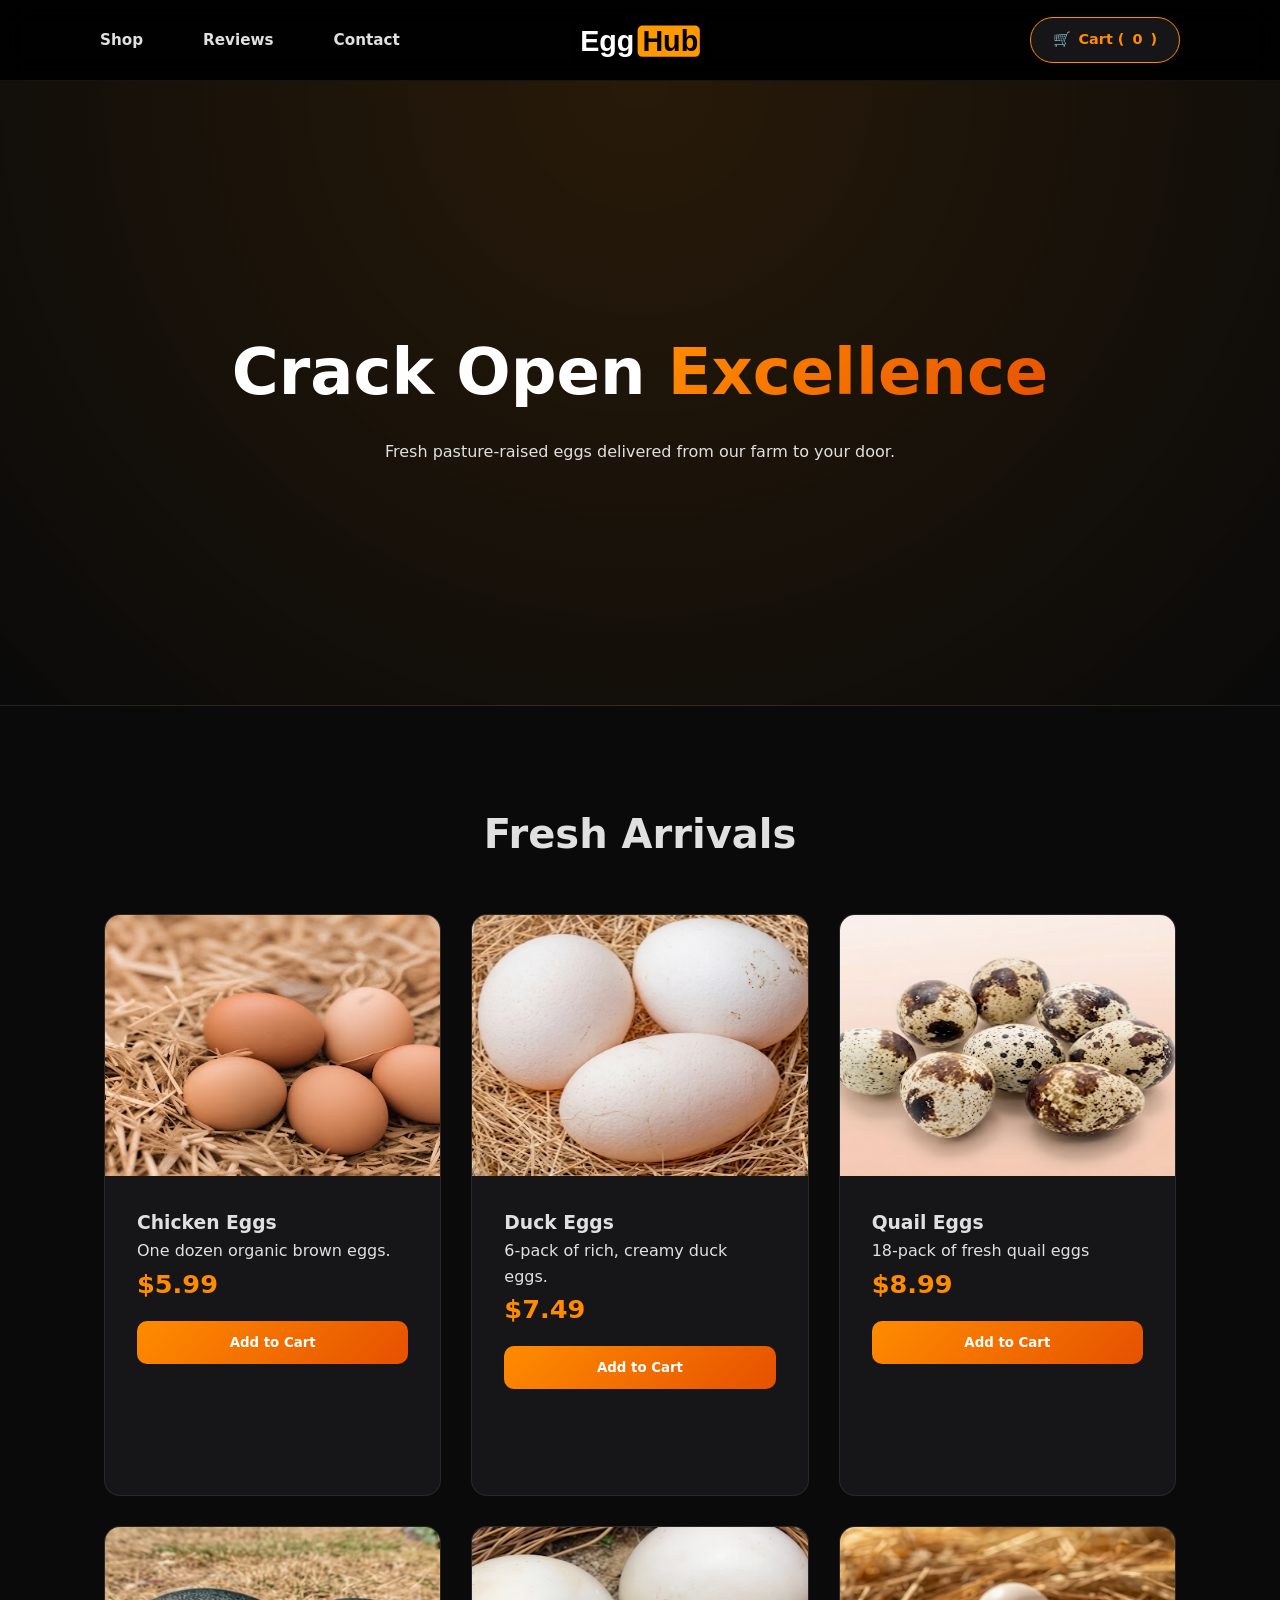
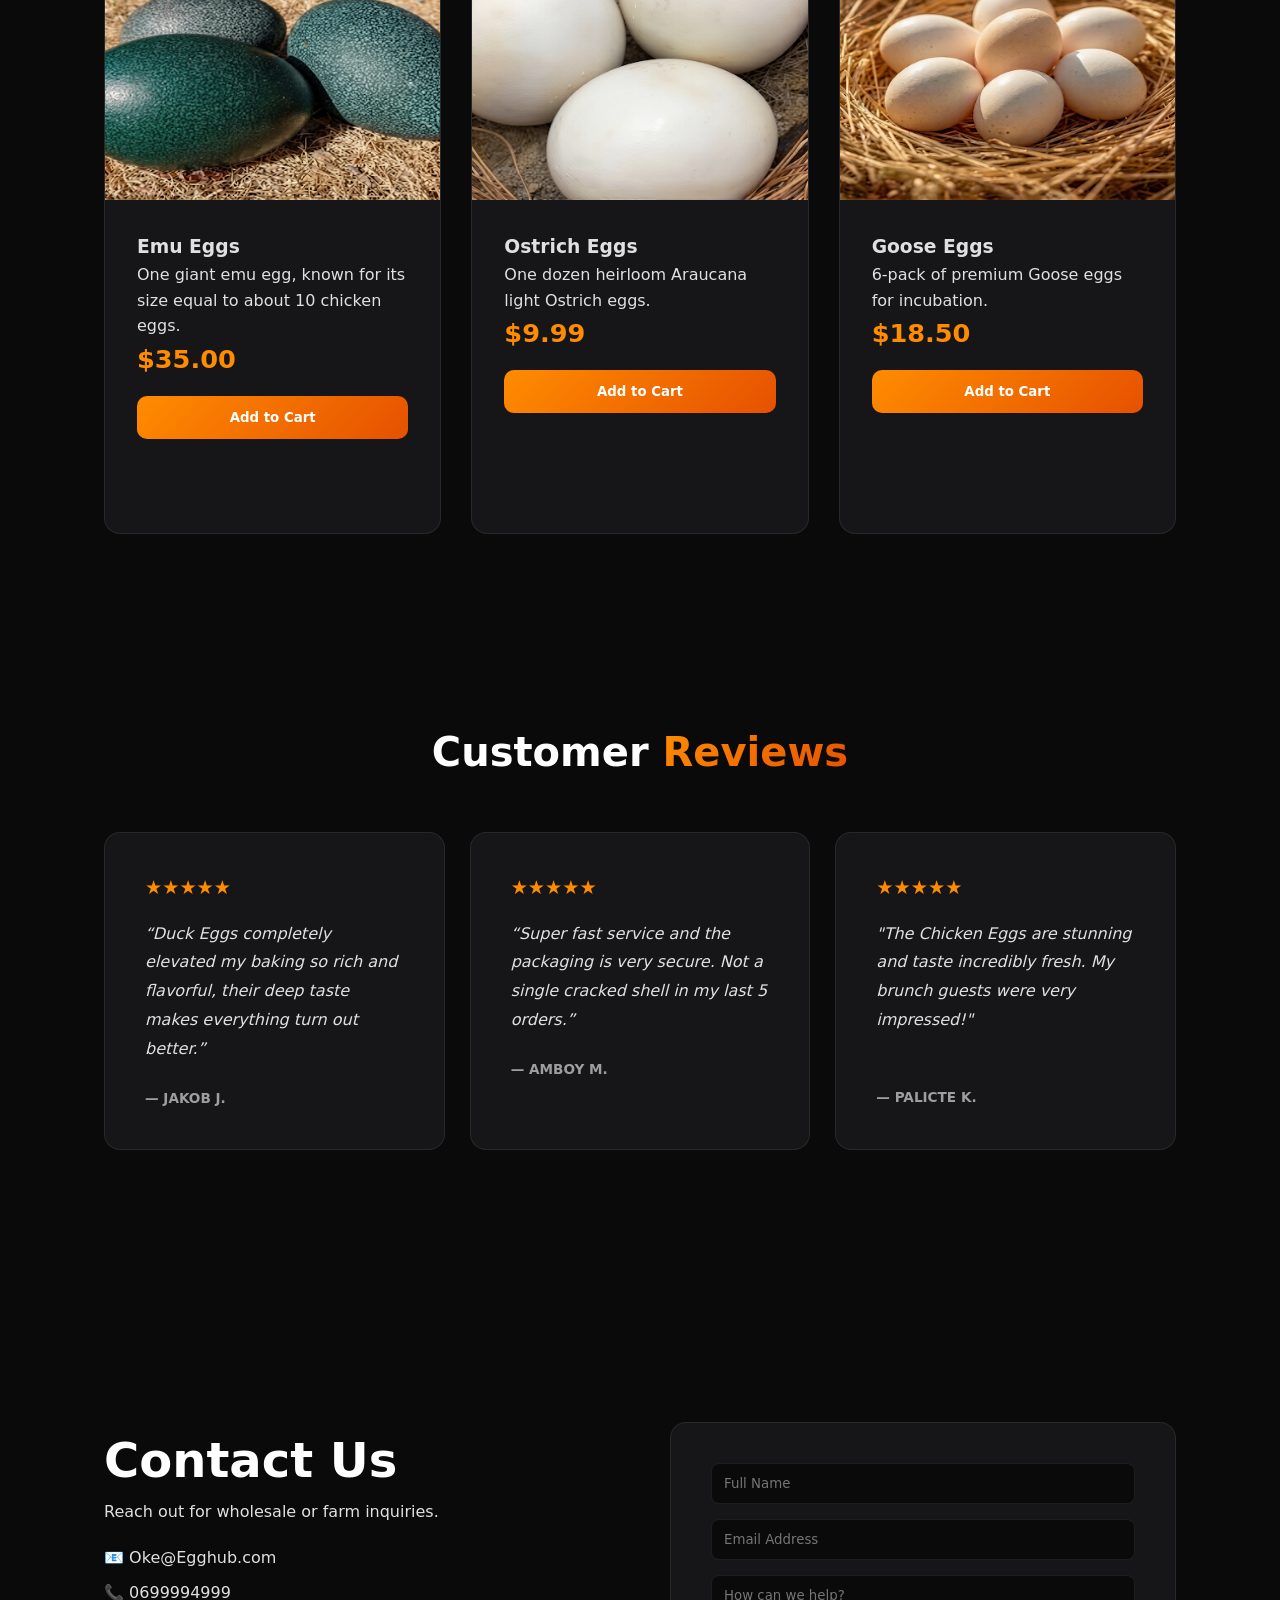
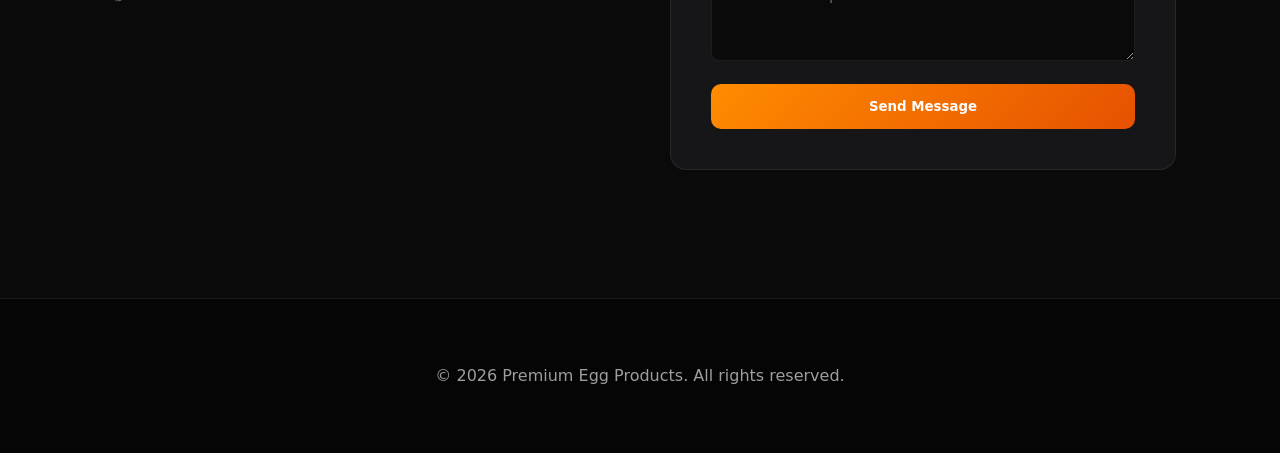
<file: index.html>
<!DOCTYPE html>
<html lang="en">
<head>
  <meta charset="UTF-8">
  <meta name="viewport" content="width=device-width, initial-scale=1.0">
  <title>Premium Egg Products | Black & Orange Excellence</title>
  <link rel="stylesheet" href="style.css">
</head>
<body id="top">

  <div class="cart-overlay" id="cartOverlay">
    <div class="cart-drawer">
      <div class="cart-header">
        <h2>Your Cart</h2>
        <button class="close-cart" onclick="toggleCart()">✕</button>
      </div>
      <div class="cart-items-list" id="cartItems">
        <p style="color: var(--text-muted); text-align: center; margin-top: 40px;">Your cart is empty.</p>
      </div>
      <div class="cart-footer">
        <div class="cart-total">
          <span>Total</span>
          <span id="cartTotal">$0.00</span>
        </div>
        <button class="checkout-btn" onclick="checkout()">Checkout Now</button>
      </div>
    </div>
  </div>

  <header>
    <nav class="navbar">
      <ul class="nav-links">
        <li><a href="#products">Shop</a></li>
        <li><a href="#reviews">Reviews</a></li>
        <li><a href="#contact">Contact</a></li>
      </ul>

      <a href="#top" class="logo-container">
        <img src="EGGHUB.svg" alt="Premium Eggs Logo">
      </a>
      
      <div class="cart-trigger" onclick="toggleCart()">
        <span>🛒</span> Cart (<span id="cart-count">0</span>)
      </div>
    </nav>
  </header>

  <section class="hero">
    <h1>Crack Open <span>Excellence</span></h1>
    <p>Fresh pasture-raised eggs delivered from our farm to your door.</p>
  </section>

  <section id="products" class="products-container">
    <h2 style="text-align:center; margin-bottom: 3rem; font-size: 2.5rem;">Fresh Arrivals</h2>
    <div class="product-grid">
      <div class="product-card">
        <img src="ChickenEgg.jpg" class="product-image">
        <div class="product-info">
          <h3>Chicken Eggs</h3>
          <p class="product-desc">One dozen organic brown eggs.</p>
          <div class="product-price">$5.99</div>
          <button class="add-to-cart-btn" onclick="addItem('Chicken Eggs', 5.99)">Add to Cart</button>
        </div>
      </div>

      <div class="product-card">
        <img src="DuckEgg.jpg" class="product-image">
        <div class="product-info">
          <h3>Duck Eggs</h3>
          <p class="product-desc">6-pack of rich, creamy duck eggs.</p>
          <div class="product-price">$7.49</div>
          <button class="add-to-cart-btn" onclick="addItem('Duck Eggs', 7.49)">Add to Cart</button>
        </div>
      </div>

      <div class="product-card">
        <img src="QuailEgg.jpg" class="product-image">
        <div class="product-info">
          <h3>Quail Eggs</h3>
          <p class="product-desc">18-pack of fresh quail eggs</p>
          <div class="product-price">$8.99</div>
          <button class="add-to-cart-btn" onclick="addItem('Quail Eggs', 8.99)">Add to Cart</button>
        </div>
      </div>

      <div class="product-card">
        <img src="EmuEgg.jpg" class="product-image">
        <div class="product-info">
          <h3>Emu Eggs</h3>
          <p class="product-desc">One giant emu egg, known for its size equal to about 10 chicken eggs.</p>
          <div class="product-price">$35.00</div>
          <button class="add-to-cart-btn" onclick="addItem('Emu Egg', 35.00)">Add to Cart</button>
        </div>
      </div>

      <div class="product-card">
        <img src="OstrichEgg.jpg" class="product-image">
        <div class="product-info">
          <h3>Ostrich Eggs</h3>
          <p class="product-desc">One dozen heirloom Araucana light Ostrich eggs.</p>
          <div class="product-price">$9.99</div>
          <button class="add-to-cart-btn" onclick="addItem('Ostrich Eggs', 9.99)">Add to Cart</button>
        </div>
      </div>

      <div class="product-card">
        <img src="GooseEgg.jpg" class="product-image">
        <div class="product-info">
          <h3>Goose Eggs</h3>
          <p class="product-desc">6-pack of premium Goose eggs for incubation.</p>
          <div class="product-price">$18.50</div>
          <button class="add-to-cart-btn" onclick="addItem('Goose Eggs', 18.50)">Add to Cart</button>
        </div>
      </div>
    </div>
  </section>

  <section id="reviews" class="reviews-section">
    <h2 style="text-align:center; margin-bottom: 3rem; font-size: 2.5rem; color: white;">Customer <span>Reviews</span></h2>
    <div class="review-grid">
      <div class="review-card">
        <div class="review-rating">★★★★★</div>
        <p class="review-text">“Duck Eggs completely elevated my baking so rich and flavorful, their deep taste makes everything turn out better.”</p>
        <div class="review-author">— Jakob J.</div>
      </div>
      <div class="review-card">
        <div class="review-rating">★★★★★</div>
        <p class="review-text">“Super fast service and the packaging is very secure. Not a single cracked shell in my last 5 orders.”</p>
        <div class="review-author">— Amboy M.</div>
      </div>
      <div class="review-card">
        <div class="review-rating">★★★★★</div>
        <p class="review-text">"The Chicken Eggs are stunning and taste incredibly fresh. My brunch guests were very impressed!"</p>
        <div class="review-author1">— Palicte K.</div>
      </div>
    </div>
  </section>

  <section id="contact" class="contact-section">
    <div class="contact-info">
      <h2 style="font-size: 3rem; color: white;">Contact <span>Us</span></h2>
      <p>Reach out for wholesale or farm inquiries.</p>
      <div style="margin-top: 20px;">📧 Oke@Egghub.com</div>
      <div style="margin-top: 10px;">📞 0699994999</div>
    </div>
    <div class="contact-form-container">
      <form onsubmit="event.preventDefault(); alert('Message Sent!');">
        <div class="form-group"><input type="text" placeholder="Full Name" required></div>
        <div class="form-group"><input type="email" placeholder="Email Address" required></div>
        <div class="form-group"><textarea rows="4" placeholder="How can we help?"></textarea></div>
        <button type="submit" class="submit-btn">Send Message</button>
      </form>
    </div>
  </section>

  <footer>
    <p>&copy; 2026 Premium Egg Products. All rights reserved.</p>
  </footer>

  <script src="script.js"></script>
</body>
</html>
</file>
<file: style.css>
* {
  margin: 0;
  padding: 0;
  box-sizing: border-box;
  font-family: 'Inter', system-ui, sans-serif;
}

html {
  scroll-behavior: smooth;
}

body {
  background-color: #0a0a0a;
  color: #e0e0e0;
  line-height: 1.6;
  overflow-x: hidden;
}

header {
  background-color: rgba(0, 0, 0, 0.9);
  backdrop-filter: blur(12px);
  -webkit-backdrop-filter: blur(12px);
  border-bottom: 1px solid rgba(255, 255, 255, 0.08);
  position: sticky;
  top: 0;
  z-index: 100;
}

.navbar {
  display: flex;
  justify-content: center;
  align-items: center;
  padding: 3px;
  max-width: 1200px;
  margin: auto;
  position: relative;
  min-height: 80px;
}

.nav-links {
  list-style: none;
  display: flex;
  gap: 60px;
  position: absolute;
  left: 5%;
}

.nav-links li a {
  text-decoration: none;
  color: #e0e0e0;
  font-weight: 600;
  font-size: 0.95rem;
  transition: 0.2s;
}

.nav-links li a:hover {
  color: #FF8C00;
}

.logo-container {
  margin: 0 auto;
  z-index: 2;
}

.logo-container img {
  height: 48px;
  transition: 0.3s;
  display: block;
}

.logo-container img:hover {
  transform: scale(1.1);
}

.cart-trigger {
  display: flex;
  align-items: center;
  gap: 8px;
  background: #161618;
  color: #FF8C00;
  border: 1px solid #FF8C00;
  padding: 10px 22px;
  border-radius: 30px;
  cursor: pointer;
  font-weight: 600;
  font-size: 0.9rem;
  position: absolute;
  right: 5%;
  transition: 0.3s ease;
}

.cart-trigger:hover {
  background: linear-gradient(135deg, #FF8C00 0%, #E65100 100%);
  color: #fff;
  transform: translateY(-2px);
}

.cart-overlay {
  position: fixed;
  top: 0;
  right: -100%;
  width: 100%;
  height: 100%;
  background: rgba(0,0,0,0.7);
  backdrop-filter: blur(4px);
  z-index: 1000;
  transition: right 0.4s cubic-bezier(0.16, 1, 0.3, 1);
}

.cart-drawer {
  position: absolute;
  right: 0;
  top: 0;
  width: 400px;
  max-width: 90%;
  height: 100%;
  background: #161618;
  border-left: 1px solid rgba(255, 255, 255, 0.08);
  padding: 30px;
  display: flex;
  flex-direction: column;
  box-shadow: -10px 0 30px rgba(0,0,0,0.5);
}

.cart-overlay.active {
  right: 0;
}

.cart-header {
  display: flex;
  justify-content: space-between;
  align-items: center;
  margin-bottom: 30px;
  border-bottom: 1px solid rgba(255, 255, 255, 0.08);
  padding-bottom: 15px;
}

.close-cart {
  background: none;
  border: none;
  color: #e0e0e0;
  font-size: 1.5rem;
  cursor: pointer;
}

.cart-items-list {
  flex-grow: 1;
  overflow-y: auto;
  margin-bottom: 20px;
}

.cart-total {
  display: flex;
  justify-content: space-between;
  font-size: 1.2rem;
  font-weight: 800;
  margin-bottom: 20px;
  border-top: 1px solid rgba(255, 255, 255, 0.08);
  padding-top: 20px;
}

.checkout-btn {
  width: 100%;
  background: linear-gradient(135deg, #FF8C00 0%, #E65100 100%);
  color: white;
  border: none;
  padding: 18px;
  border-radius: 12px;
  font-weight: 800;
  cursor: pointer;
  transition: 0.3s;
}

.hero {
  background: radial-gradient(circle at top center, rgba(255, 140, 0, 0.12) 0%, #0a0a0a 100%);
  text-align: center;
  padding: 15rem 1rem;
  border-bottom: 1px solid rgba(255, 255, 255, 0.08);
}

.hero h1 {
  font-size: 4rem;
  font-weight: 800;
  color: white;
  margin-bottom: 1rem;
}

.hero h1 span {
  background: linear-gradient(135deg, #FF8C00 0%, #E65100 100%);
  -webkit-background-clip: text;
  -webkit-text-fill-color: transparent;
}

.products-container {
  max-width: 1200px;
  margin: 6rem auto;
  padding: 0 5%;
}

.product-grid {
  display: grid;
  grid-template-columns: repeat(auto-fit, minmax(280px, 1fr));
  gap: 30px;
}

.product-card {
  background-color: #161618;
  border-radius: 16px;
  border: 1px solid rgba(255, 255, 255, 0.08);
  overflow: hidden;
  transition: 0.3s;
  display: flex;
  flex-direction: column;
}

.product-card:hover {
  transform: translateY(-10px);
  border-color: #FF8C00;
}

.product-info {
  padding: 2rem;
  flex-grow: 1;
}

.product-price {
  font-size: 1.6rem;
  font-weight: 800;
  color: #FF8C00;
  margin-bottom: 1rem;
}

.product-image {
  width: 100%;
  height: 45%;
  display: block;
}

.add-to-cart-btn {
  background: linear-gradient(135deg, #FF8C00 0%, #E65100 100%);
  color: #fff;
  border: none;
  padding: 14px;
  border-radius: 10px;
  font-weight: 800;
  cursor: pointer;
  width: 100%;
}

.reviews-section {
  max-width: 1200px;
  margin: 0 auto 17rem auto;
  padding: 0 5%;
  padding-top: 7%;
}

.reviews-section h2 span {
  background: linear-gradient(135deg, #FF8C00 0%, #E65100 100%);
  -webkit-background-clip: text;
  -webkit-text-fill-color: transparent;
}

.review-grid {
  display: grid;
  grid-template-columns: repeat(auto-fit, minmax(300px, 1fr));
  gap: 25px;
}

.review-card {
  background-color: #161618;
  padding: 2.5rem;
  border-radius: 16px;
  border: 1px solid rgba(255, 255, 255, 0.08);
  transition: 0.3s ease;
}

.review-card:hover {
  border-color: #FF8C00;
  transform: translateY(-5px);
}

.review-rating {
  color: #FF8C00;
  font-size: 1.2rem;
  margin-bottom: 1rem;
}

.review-text {
  color: #e0e0e0;
  font-style: italic;
  margin-bottom: 1.5rem;
  line-height: 1.8;
}

.review-author {
  color: #9e9e9e;
  font-weight: 700;
  text-transform: uppercase;
  font-size: 0.85rem;
}

.review-author1 {
  color: #9e9e9e;
  margin-top: 20%;
  font-weight: 700;
  text-transform: uppercase;
  font-size: 0.85rem;
}

.contact-section {
  max-width: 1200px;
  margin: 0 auto 8rem auto;
  padding: 0 5%;
  display: grid;
  grid-template-columns: 1fr 1fr;
  gap: 60px;
}

.contact-form-container {
  background: #161618;
  padding: 40px;
  border-radius: 16px;
  border: 1px solid rgba(255, 255, 255, 0.08);
}

.form-group {
  margin-bottom: 15px;
}

.form-group input,
.form-group textarea {
  width: 100%;
  padding: 12px;
  background: #0a0a0a;
  border: 1px solid rgba(255, 255, 255, 0.08);
  border-radius: 8px;
  color: white;
}

.submit-btn {
  width: 100%;
  background: linear-gradient(135deg, #FF8C00 0%, #E65100 100%);
  color: white;
  border: none;
  padding: 15px;
  border-radius: 10px;
  font-weight: 800;
  cursor: pointer;
  transition: 0.3s;
}

footer {
  background-color: #050505;
  color: #9e9e9e;
  text-align: center;
  padding: 4rem 1rem;
  border-top: 1px solid rgba(255, 255, 255, 0.08);
}

@media (max-width: 850px) {
  .contact-section {
    grid-template-columns: 1fr;
  }

  .cart-drawer {
    width: 100%;
  }

  .nav-links {
    display: none;
  }
}
</file>
